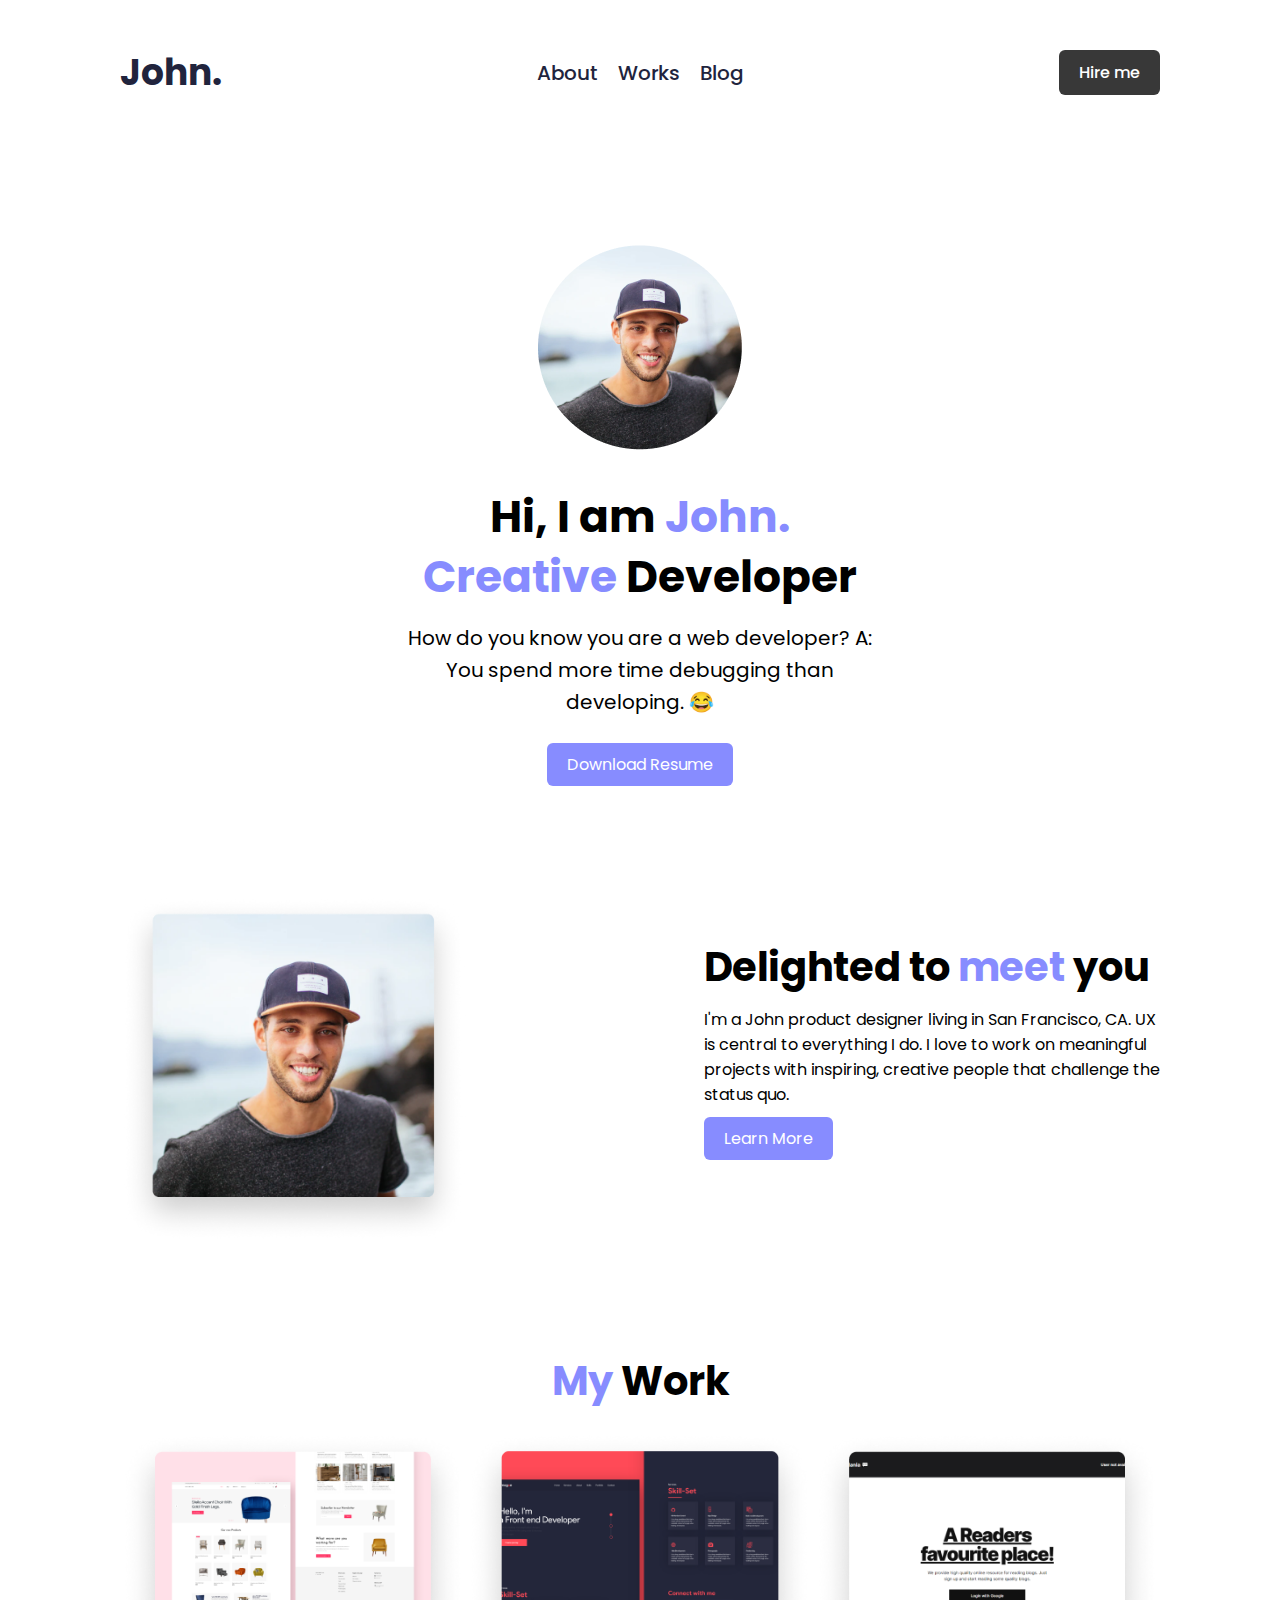
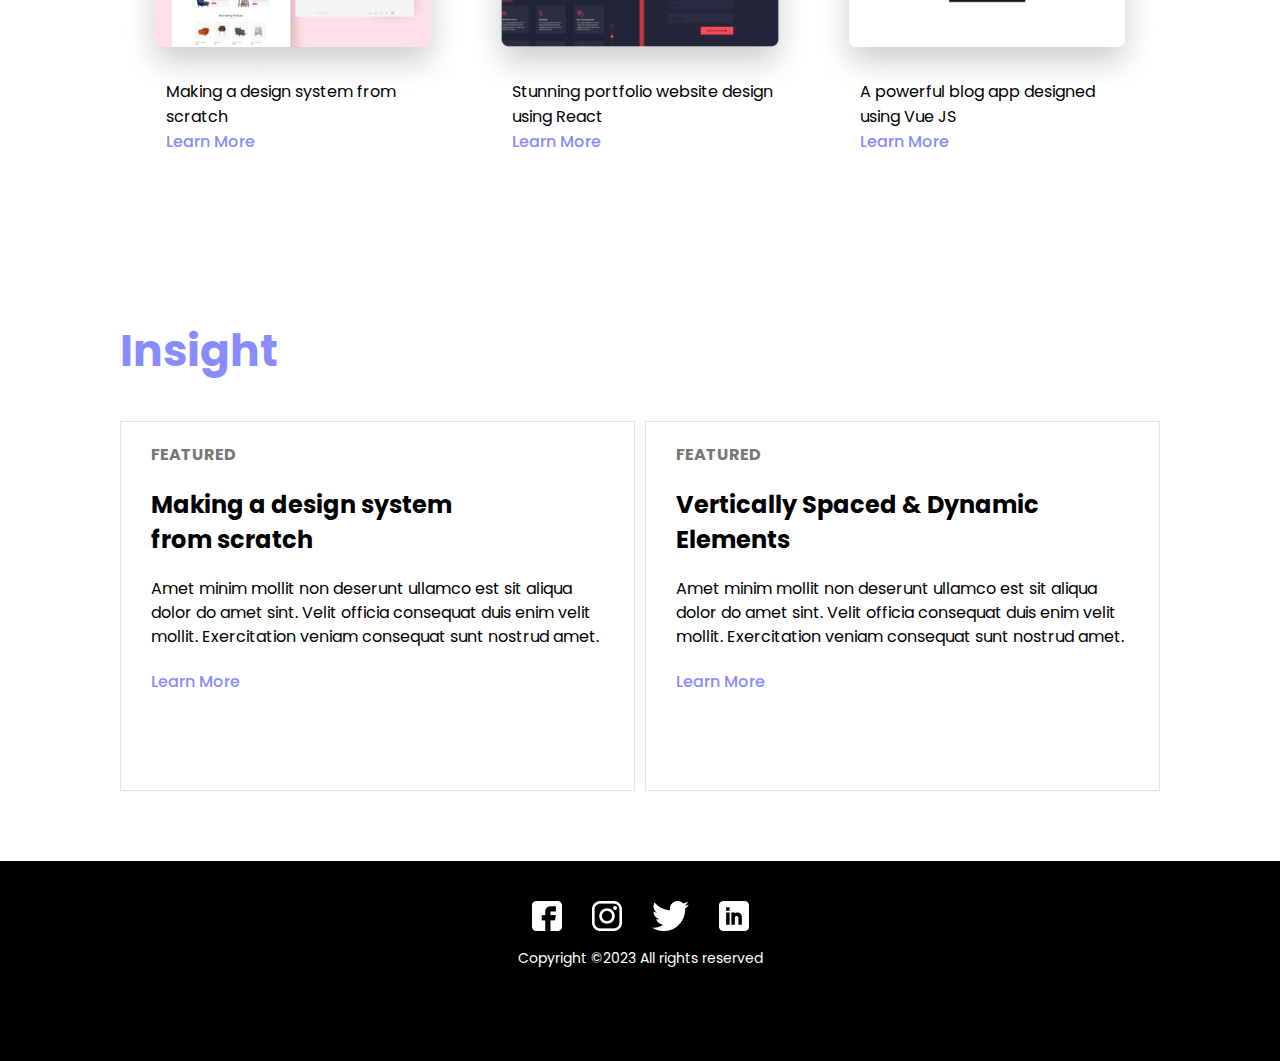
<file: index.html>
<!DOCTYPE html>
<html lang="en">
<head>
    <meta charset="UTF-8">
    <meta http-equiv="X-UA-Compatible" content="IE=edge">
    <meta name="viewport" content="width=device-width, initial-scale=1.0">
    <link rel="stylesheet" href="./style.css">
    <link rel="shortcut icon" href="assets/img/fahmiduzzaman-sagar.jpg" type="image/x-icon">
    <title>Portfolio-Project</title>
</head>
<body>
    <!-- header section -->
    <header>
       <div class="header-wrapper container">
        <div class="logo"><a href="#">John.</a></div>
        <nav>
            <ul>
               <li><a href="#">About</a></li>
               <li><a href="#">Works</a></li>
               <li><a href="#">Blog</a></li>
            </ul>
        </nav>
        <a href="#" class="btn-primary">Hire me</a>
       </div>
    </header>

    <!-- start main part  -->
    <main>
        <!-- hero section  -->
        <section class="hero">
            <div class="hero-wrapper container">
                <div class="john-img">
                    <img src="assets/img/Ellipse 1.png" alt="">
                </div>
                
                <div class="john-creative">
                    <h1>Hi, I am <span>John. Creative</span>  Developer</h1>
                    <p>How do you know you are a web developer? A: You spend more time debugging than developing. 😂</p>
                    <a href="#" class="btn-secendry">Download Resume</a>
                </div>
                
            </div>
        </section>
            <!-- jhon about  -->
        <section class="about">
            <div class="about-wrapper container">
                <div class="john-about">
                    <img src="assets/img/unsplash_6anudmpILw4.png" alt="jhon-about">
                </div>
                
                <div class="john-delighted">
                    <h1>Delighted to <span>meet</span>  you</h1>
                    <p>I'm a John product designer living in San Francisco, CA. UX is central to everything I do. I love to work on meaningful projects with inspiring, creative people that challenge the status quo.</p>
                    <a href="#" class="btn-learn-more">Learn More</a>
                </div>
            </div>
        </section>

        <!-- john works     -->
            <section class="mywork container"><h1><span>My</span> Work</h1></section>
        <section class="john-works">
           
            <div class="john-works-wrapper container">
               
                <div class="john-box john-design">
                    <img src="assets/img/image 3.png" alt="design works">
                    <p>Making a design system from scratch</p>
                    <a href="#" class="btn-link">Learn More</a>
                </div>

                <div class="john-box john-protfolio">
                    <img src="assets/img/image 2.png" alt="portfolio">
                    <p>Stunning portfolio website design using React</p>
                    <a href="#" class="btn-link">Learn More</a>
                </div>

                <div class="john-box app-designed">
                    <img src="assets/img/image 1.png" alt="app-designed">
                    <p>A powerful blog app designed using Vue JS</p>
                    <a href="#" class="btn-link">Learn More</a>
                </div>
            </div>
        </section>

        <section class="myinsight container"><h1><span>Insight</span></h1></section>
        <section class="insights">
            <div class="insights-wrapper container">
                <div class="featured">
                    <h4>FEATURED</h4>
                    <h2 class="feature-left">Making a design system from scratch</h2>
                    <p>Amet minim mollit non deserunt ullamco est sit aliqua dolor do amet sint. Velit officia consequat duis enim velit mollit. Exercitation veniam consequat sunt nostrud amet.</p>
                    <a href="#" class="btn-link-insight">Learn More</a>
                </div>

                <div class="featured">
                   <h4>FEATURED</h4> 
                   <h2>Vertically Spaced & Dynamic Elements</h2>
                   <p>Amet minim mollit non deserunt ullamco est sit aliqua dolor do amet sint. Velit officia consequat duis enim velit mollit. Exercitation veniam consequat sunt nostrud amet.</p>
                   <a href="#" class="btn-link-insight">Learn More</a>
                </div>
            </div>
        </section>
    </main>

    <!-- footer  -->

    <footer>
        <div class="footer-wrapper container">
            <div class="social-link">
                <ul>
                    <li><a href="#"><img src="assets/img/fb.png" alt="fb"></a></li>
                    <li><a href="#"><img src="assets/img/insta.png" alt="fb"></a></li>
                    <li><a href="#"><img src="assets/img/Vector.png" alt="fb"></a></li>
                    <li><a href="#"><img src="assets/img/Linkedin.png" alt="fb"></a></li>
                </ul>
            </div>
            <p>Copyright ©2023 All rights reserved </p>
        </div>
    </footer>
</body>
</html>
</file>
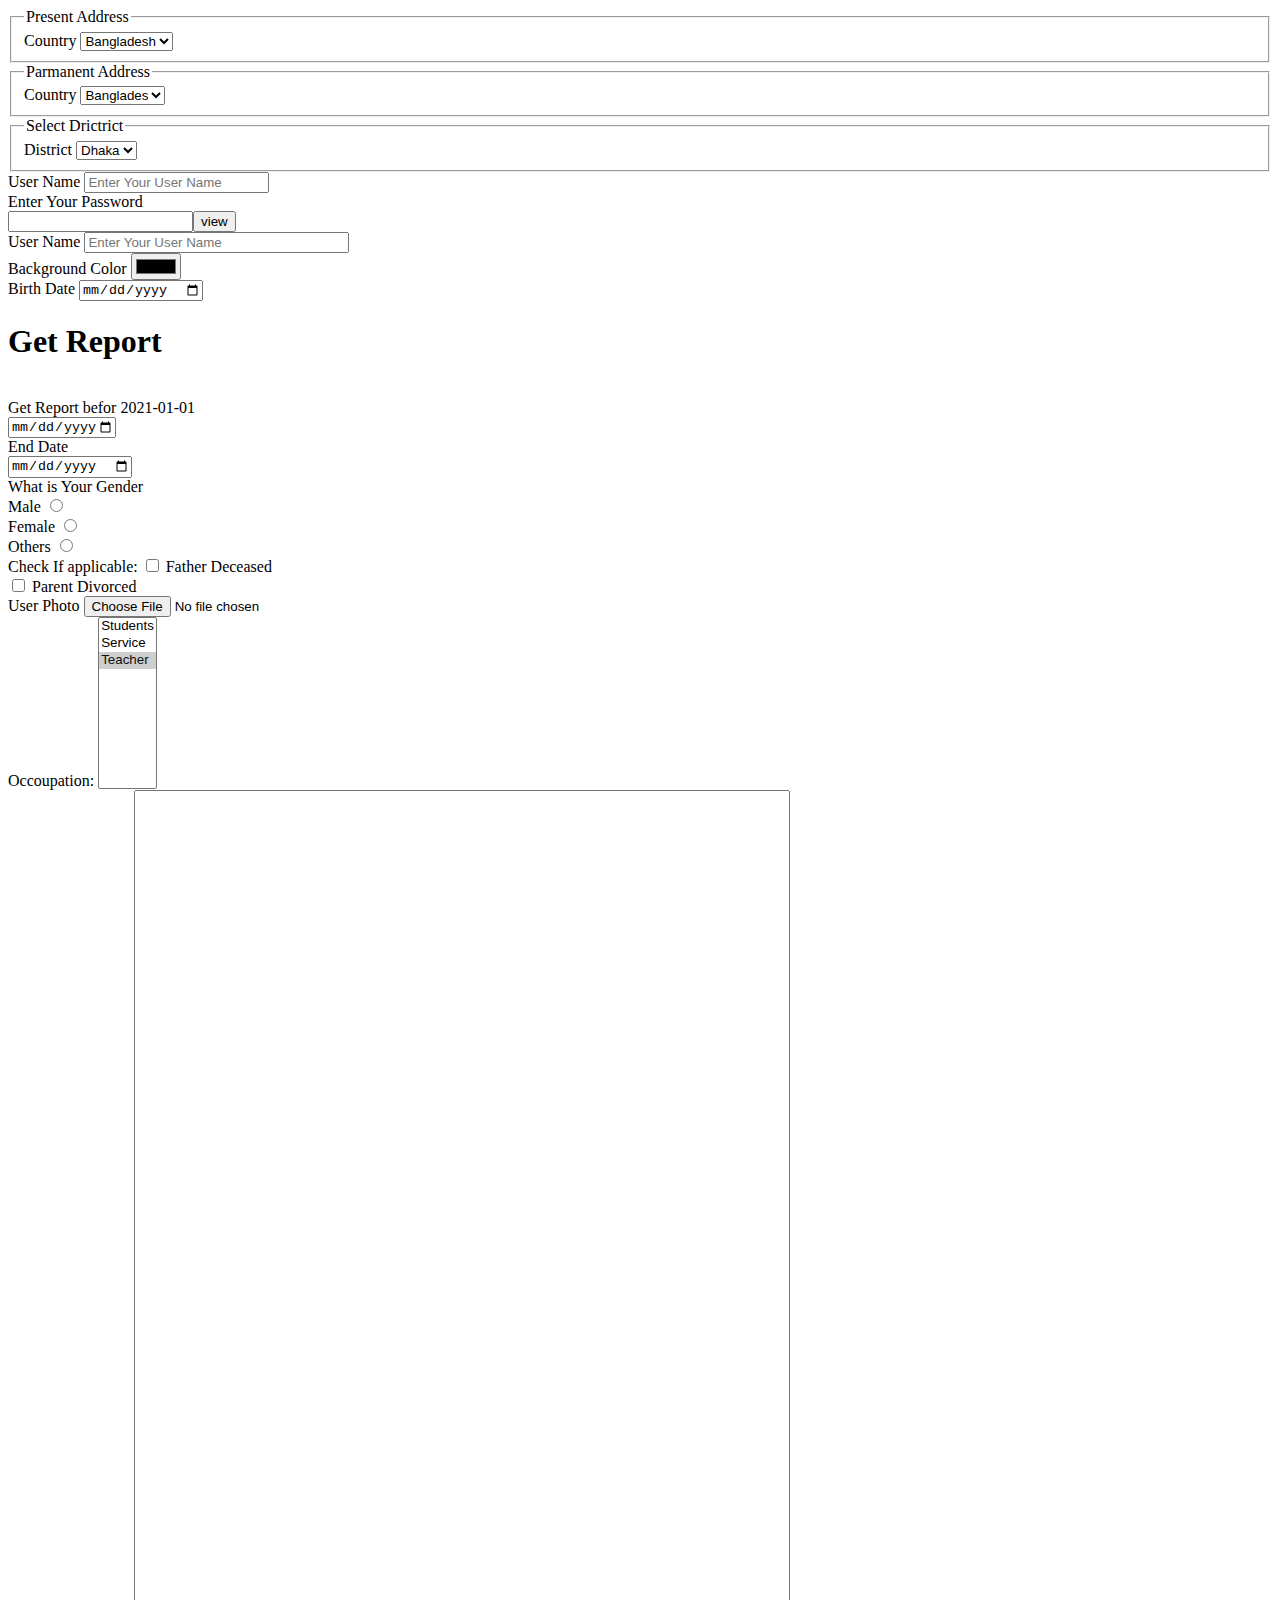
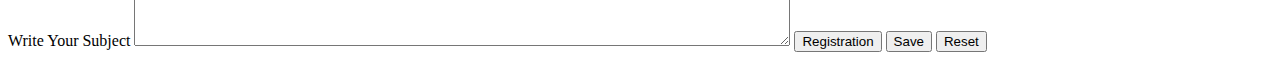
<file: template-part/admission-form.html>
<!DOCTYPE html>
<html lang="en">
<head>
    <meta charset="UTF-8">
    <meta http-equiv="X-UA-Compatible" content="IE=edge">
    <meta name="viewport" content="width=device-width, initial-scale=1.0">
    <title>Admission Form</title>
</head>
<body>
    <!--Admission Section-->
    <section class="admission">
        <form action="" target="_blank" method="post" enctype="multipart/form-data">
   <!--fieldset, legend-->        
            <fieldset>
                <legend>Present Address</legend>
                    <label for="country">Country</label>
                        <select name="country" id="country">
                            <option value="">Bangladesh</option>
                            <option value="">Bangladesh</option>
                            <option value="">Bangladesh</option>
                        </select>
            </fieldset>

            <fieldset>
                <legend>Parmanent Address</legend>
                    <label for="Country">Country </label>
                        <select name="country" id="country">
                        <option value="">Banglades</option>
                        <option value="">Banglades</option>
                        <option value="">Banglades</option>
                        <option value="">Banglades</option>
                    </select>
                       
            </fieldset>

            <fieldset>
                <legend>Select Drictrict</legend>
                    <label for="District">District</label>
                        <select name="district" id="district">
                            <option value="">Dhaka</option>
                            <option value="">Dhaka</option>
                            <option value="">Dhaka</option>
                            <option value="">Dhaka</option>
                        </select>
            </fieldset>
            <!--form elements-->
            <!--usernmae-->
            <label for="username" id="username">User Name</label>
            <input type="text" id="username" name="username" placeholder="Enter Your User Name"> <br>

            <!--passwaord-->
                <label for="password">Enter Your Password</label> <br>
                <input type="password" name="password" id="password"><button>view</button><!--aassignment for javascript--><br>
            <!--username input with sield size-->
                <label for="username" id="username">User Name</label>
            <input type="text" id="username" name="username" placeholder="Enter Your User Name" size="30"> <br>
<!--bgcolor-->
            <label for="color">Background Color</label>
            <input type="color" name="bgcolor" id="bgcolor"><br>

    <!--date -->
        <label for="birthdate">Birth Date</label>  
        <input type="date" name="birthdate" id="birthdate">   <br>   
       <!--Date Range--> <h1>Get Report</h1><br>
       <label for="startdate">Get Report befor 2021-01-01</label><br>
       <input type="date" name="startdate" id="strartdate" max="2020-12-31"><br>

       <label for="">End Date</label><br>
       <input type="date" name="enddate" id="enddate" min="2024-01-01"><br>
     <!--Radio Button-->
            <label for="gender">What is Your Gender</label><br>
            <label for="male">Male</label>
            <input type="radio" name="gender" id="gender" value="male"><br>
            <label for="female">Female</label>
            <input type="radio" name="gender" id="gender" value="female"><br>
            <label for="others">Others</label>
            <input type="radio" name="gender" id="gender" value="others">
            <br>
   <!--check box-->  
            <label for="applicable"> Check If applicable:</label>
            <input type="checkbox" name="fatherdeceased" id="fatherdeceased" value="fatherdeceased"> <label for="fatherdeceased">Father Deceased</label><br>
            
            <input type="checkbox" name="parentsdivorced" id="parentsdivorced" value="parentsdivorced"> <label for="parentsdivorced">Parent Divorced</label><br>
    <!--file-->        
            <label for="userfohot">User Photo</label>
            <input type="file" name="userphoto" id="userphoto"><br>
<!--dropdown-->
            <label for="occupation">Occoupation:</label>
            <select name="occupation" id="occupation" size="10" multiple>Occoupation
                <option value="students">Students</option>
                <option value="service">Service</option>
                <option value="teacher" selected>Teacher</option>
            </select><br>
<!--textarea-->
            <label for="subject">Write Your Subject</label>
            <textarea name="subject" id="subject" cols="30" rows="10" style="width: 650px; height: 850px;"></textarea>
 <!--submit, reset button-->          
            <input type="submit" value="Registration">
            <button type="submit">Save</button>
            <button type="reset" onclick="">Reset</button>
        
        </form>
    </section>
</body>
</html>
</file>
<file: style.css>
@import url('https://fonts.googleapis.com/css2?family=Poppins:ital,wght@0,200;0,300;0,400;0,500;0,600;0,700;0,800;1,100;1,800&display=swap');

:root{
    --font-family: 'Poppins', sans-serif;
    --primary-btn:#383838;
    --secondary-btn:#878CFF;
    --highlight-color:#878CFF;
    --color:#21243D;
    --btn-link:#878CFF;
    --h1-font-size:44px;
    --h2-font-size:40px;
    --h4-font-size:16px;
    --h1-h2-h4-font-weight:700;
    --paragraph-font-size:20px

}

*{
    margin: 0;
    padding: 0;
    box-sizing: border-box;
}

img{
    max-width: 100%;
}

body{
    font-family: var(--font-family);
}

.container{
   max-width: 1040px;
    margin: auto;
}

/* work with header  */

header{
    padding:45px ;
}
.header-wrapper{
    display: flex;
    justify-content: space-between;
    align-items: center;
}

/* logo section  */
.logo a{
   color: #21243D; 
   font-size: 36px;
   text-decoration: none;
   font-weight: 700;
}

/* nav section  */
 nav ul{
    list-style: none;
    display: flex;
    gap: 20px;
 }
 nav ul li{
    
 }
nav ul li a{
    text-decoration: none;
    color: var(--color);
    font-size: 20px;
    font-weight: 500;
}

/* btn section  */
 .btn-primary{
    background-color:#383838 ;
    padding: 10px 20px;
    border-radius: 6px;
    color:#FFFFFF ;
    text-decoration: none;
    font-weight: 500;
    display: inline-block;
 }

 .btn-secendry{
    text-decoration: none;
    padding: 9px 20px;
    background-color: var(--secondary-btn);
    color: #FFFFFF;
    border-radius: 6px;
    margin-top: 10px;
    display: inline-block;

 }
  .btn-learn-more{
    background-color:var(--secondary-btn) ;
    text-decoration: none;
    color: white;
    padding: 9px 20px;
    border-radius: 6px;
  }

/* hero section  */

.hero-wrapper{
    margin-top: 100px;
    height: 500px;
    display: flex;
    /* justify-content: center;
    align-items: center; */
    flex-direction: column;
    max-width: 505px;
    text-align: center;
    gap: 30px;
}

.john-creative{
    display: flex;
    justify-content: center;
    align-items: center;
    flex-direction: column;
    gap: 15px;
}
.john-creative h1{
    width: 500px;
    font-size: var(--h1-font-size);
    line-height: 60px;
    font-weight: 700;
    text-align: center;
}
span{
    color: var(--secondary-btn);
}

.john-creative p{
    font-size:var(--paragraph-font-size);
    font-weight: 400;
    line-height: 32px;
    text-align: center;
    
}


/* about section  */

.about-wrapper{
    display: flex;
    justify-content: space-between;
    align-items: center;
    padding: 100px 0;
    gap: 80px;
}
.john-about{

}
.john-delighted{
    display: flex;
    justify-content: space-between;
    align-items: flex-start;
    flex-direction: column;
    width: 456px;
    gap: 10px;
}

.john-delighted h1{
    font-size: var(--h2-font-size);
    line-height: 60px;
    font-weight: 700;
}

.john-about img{
    width: 347px;
    height: 349px;
   margin-top: 50px;
}
 /* john works wrapper  */

 .mywork h1{
    text-align: center;
    font-size: var(--h2-font-size);
    line-height: 60px;
    font-weight: 700;
}
.john-works-wrapper{
    height: 450px;
    display: flex;
    justify-content: space-around;
    margin-top: 20px;
    margin-bottom: 40px;
}

.john-box p {
    margin-left: 46px;
    margin-top: -25px;
    width: 263px;
}

.btn-link{
    margin-left: 46px;
    margin-top: -25px;
    width: 267px;
    text-decoration: none;
    font-weight: 500;
    font-size: 16px;
    color: var(--btn-link);
}
/* .john-protfolio p {
    margin-left: 46px;
    margin-top: -25px;
    width: 267px;
}
.app-designed p {
    margin-left: 46px;
    margin-top: -25px;
    width: 267px;
} */

/* insights-wrapper  */
.myinsight{
 /* max-width: 1000px; */
}

.insights{
    /* width: 1000px; */
}

.myinsight h1 span{
    text-align: left;
    font-size:var(--h1-font-size);
    line-height: 60px;
    font-weight: 700;
}
.insights-wrapper{
    /* height: 500px; */
    display: flex;
    justify-content: space-between;
    align-items: center;
    flex-direction: row;
    gap: 10px;
    margin-top: 40px;
    margin-bottom: 70px;   
}

.featured{
    height: 370px;
    height: 370px;
    border: 1px solid #E2E2E2;
    /* padding: 25px 40px; */
    display: flex;
    justify-content: flex-start;
    align-items: flex-start;
    flex-direction: column;
    gap: 20px;
    padding: 20px 30px;
}

.featured h4{
    font-size: var(--h4-font-size);
    color:#777777 ;
}

.feature-left{
    width: 341px;
}

.featured p{
   font-size: 16px; 
   color: background: #6F6F6F;
   Line-height:24px;
}
.btn-link-insight{
    width: 267px;
    text-decoration: none;
    font-weight: 500;
    font-size: 16px;
    color: var(--btn-link);
}

/* works with footer  */
footer{
    background-color: black;
}
.footer-wrapper{
    height: 200px;
    display: flex;
    justify-content: flex-start;
    align-items: center;
    flex-direction: column;
}

.social-link ul{
    margin-top: 40px;
    list-style: none;
    display: flex;
    gap: 30px;
}
.footer-wrapper p{
    color: #FFFFFF;
    margin-top: 10px;
    font-size: 14px;
}
</file>
